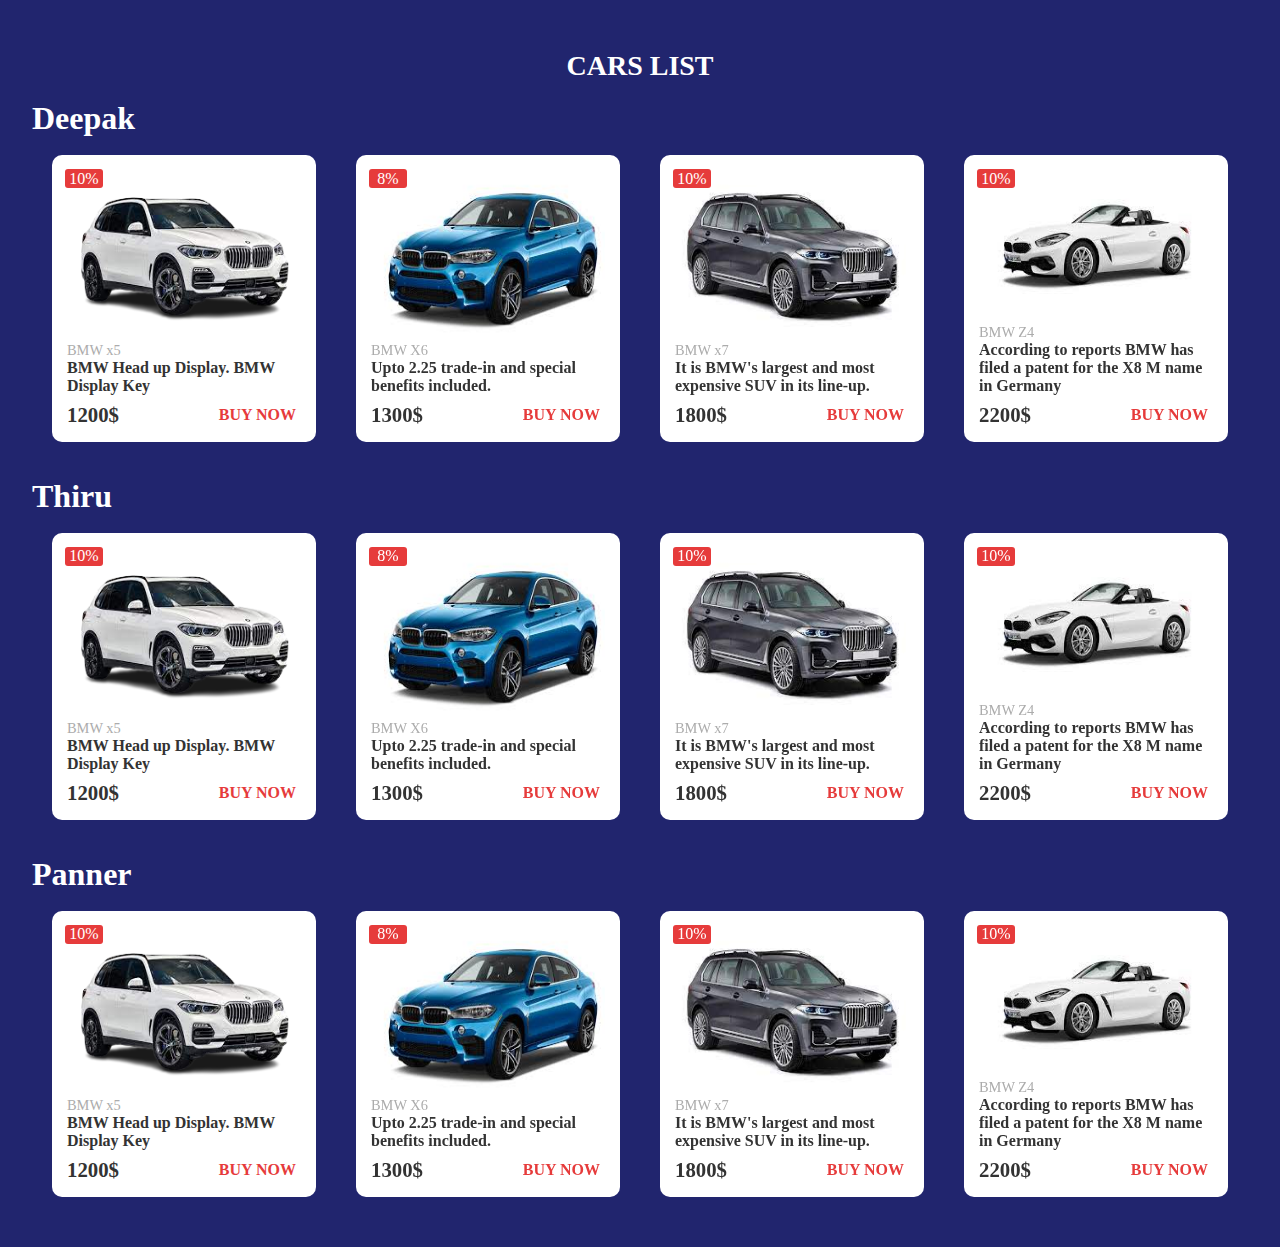
<file: pages/carslist.html>
<!DOCTYPE html>
<html lang="en">

<head>
    <meta charset="UTF-8">
    <meta http-equiv="X-UA-Compatible" content="IE=edge">
    <meta name="viewport" content="width=device-width, initial-scale=1.0">
    <title>CARS LIST</title>
    <link rel="stylesheet" href="./../assets/css/carlist.css">
    <link rel="stylesheet" href="https://cdn.jsdelivr.net/npm/boxicons@latest/css/boxicons.min.css">
    <link rel="stylesheet" href="./../assets/css/glider.min.css" />
</head>

<body>
    <section class="p-slider">
        <h3 class="product-slider-heading">CARS LIST</h3><br>
        <div class="glider-contain">
            <h1>Deepak</h1><br>
            <div class="glider">
                <div class="product-box">
                    <span class="p-discout">10%</span>
                    <div class="p-img-container">
                        <div class="p-img">
                            <a href="#">
                                <img src="./../assets/image/REMO1.png" class="p-img-front" alt="front">
                                <img src="./../assets/image/ROME2.png" class="p-img-back" alt="back">
                            </a>
                        </div>
                    </div>
                    <div class="p-img-text">
                        <div class="product-category">
                            <span>BMW x5</span>
                        </div>
                        <a href="#" class="product-title">
                            BMW Head up Display. BMW Display Key
                        </a>

                        <div class="price-buy">
                            <span class="p-price">1200$</span>
                            <a href="#" class="p-buy-btn">BUY NOW</a>
                        </div>
                    </div>
                </div>

                <div class="product-box">
                    <span class="p-discout">8%</span>
                    <div class="p-img-container">
                        <div class="p-img">
                            <a href="#">
                                <img src="./../assets/image/REMO3.jpeg" class="p-img-front" alt="front">
                                <img src="./../assets/image/REMO4.png" class="p-img-back" alt="back">
                            </a>
                        </div>
                    </div>
                    <div class="p-img-text">
                        <div class="product-category">
                            <span>BMW X6</span>
                        </div>
                        <a href="#" class="product-title">
                            Upto 2.25 trade-in and special benefits included.
                        </a>

                        <div class="price-buy">
                            <span class="p-price">1300$</span>
                            <a href="#" class="p-buy-btn">BUY NOW</a>
                        </div>
                    </div>
                </div>

                <div class="product-box">
                    <span class="p-discout">10%</span>
                    <div class="p-img-container">
                        <div class="p-img">
                            <a href="#">
                                <img src="./../assets/image/REMO5.jpeg" class="p-img-front" alt="front">
                                <img src="./../assets/image/REMO6.png" class="p-img-back" alt="back">
                            </a>
                        </div>
                    </div>
                    <div class="p-img-text">
                        <div class="product-category">
                            <span>BMW x7</span>
                        </div>
                        <a href="#" class="product-title">
                            It is BMW's largest and most expensive SUV in its line-up.
                        </a>

                        <div class="price-buy">
                            <span class="p-price">1800$</span>
                            <a href="#" class="p-buy-btn">BUY NOW</a>
                        </div>
                    </div>
                </div>

                <div class="product-box">
                    <span class="p-discout">10%</span>
                    <div class="p-img-container">
                        <div class="p-img">
                            <a href="#">
                                <img src="./../assets/image/REMO6.jpeg" class="p-img-front" alt="front">
                                <img src="./../assets/image/REMO7.jpeg" class="p-img-back" alt="back">
                            </a>
                        </div>
                    </div>
                    <div class="p-img-text">
                        <div class="product-category">
                            <span>BMW Z4</span>
                        </div>
                        <a href="#" class="product-title">
                            According to reports BMW has filed a patent for the X8 M name in Germany
                        </a>

                        <div class="price-buy">
                            <span class="p-price">2200$</span>
                            <a href="#" class="p-buy-btn">BUY NOW</a>
                        </div>
                    </div>
                </div>

                <div class="product-box">
                    <span class="p-discout">10%</span>
                    <div class="p-img-container">
                        <div class="p-img">
                            <a href="#">
                                <img src="./../assets/image/REMO8.png" class="p-img-front" alt="front">
                                <img src="./../assets/image/REMO9.png" class="p-img-back" alt="back">
                            </a>
                        </div>
                    </div>
                    <div class="p-img-text">
                        <div class="product-category">
                            <span>BMW Z5</span>
                        </div>
                        <a href="#" class="product-title">
                            The BMW X5 is a mid-size luxury crossover SUV produced by BMW
                        </a>

                        <div class="price-buy">
                            <span class="p-price">3000$</span>
                            <a href="#" class="p-buy-btn">BUY NOW</a>
                        </div>
                    </div>
                </div>

                <div class="product-box">
                    <span class="p-discout">10%</span>
                    <div class="p-img-container">
                        <div class="p-img">
                            <a href="#">
                                <img src="./../assets/image/REMO10.png" class="p-img-front" alt="front">
                                <img src="./../assets/image/REMO11.png" class="p-img-back" alt="back">
                            </a>
                        </div>
                    </div>
                    <div class="p-img-text">
                        <div class="product-category">
                            <span>BMW Z6</span>
                        </div>
                        <a href="#" class="product-title">
                            the entry-level X6 costs more than most luxury midsize SUVs.
                        </a>

                        <div class="price-buy">
                            <span class="p-price">61,200$</span>
                            <a href="#" class="p-buy-btn">BUY NOW</a>
                        </div>
                    </div>
                </div>

                <div class="product-box">
                    <span class="p-discout">10%</span>
                    <div class="p-img-container">
                        <div class="p-img">
                            <a href="#">
                                <img src="./../assets/image/REMO12.png" class="p-img-front" alt="front">
                                <img src="./../assets/image/REMO13.png" class="p-img-back" alt="back">
                            </a>
                        </div>
                    </div>
                    <div class="p-img-text">
                        <div class="product-category">
                            <span>BMW 3 Series</span>
                        </div>
                        <a href="#" class="product-title">
                            BMW Head up Display. BMW Display Key
                        </a>

                        <div class="price-buy">
                            <span class="p-price">77,000$</span>
                            <a href="#" class="p-buy-btn">BUY NOW</a>
                        </div>
                    </div>
                </div>

                <div class="product-box">
                    <span class="p-discout">10%</span>
                    <div class="p-img-container">
                        <div class="p-img">
                            <a href="#">
                                <img src="./../assets/image/REMO1.png" class="p-img-front" alt="front">
                                <img src="./../assets/image/ROME2.png" class="p-img-back" alt="back">
                            </a>
                        </div>
                    </div>
                    <div class="p-img-text">
                        <div class="product-category">
                            <span>BMW Z4</span>
                        </div>
                        <a href="#" class="product-title">
                            BMW Head up Display. BMW Display Key
                        </a>

                        <div class="price-buy">
                            <span class="p-price">1200$</span>
                            <a href="#" class="p-buy-btn">BUY NOW</a>
                        </div>
                    </div>
                </div>
            </div>
        </div><br><br>
        <div class="glider-contain">
            <h1>Thiru</h1><br>
            <div class="glider-1">
                <div class="product-box">
                    <span class="p-discout">10%</span>
                    <div class="p-img-container">
                        <div class="p-img">
                            <a href="#">
                                <img src="./../assets/image/REMO1.png" class="p-img-front" alt="front">
                                <img src="./../assets/image/ROME2.png" class="p-img-back" alt="back">
                            </a>
                        </div>
                    </div>
                    <div class="p-img-text">
                        <div class="product-category">
                            <span>BMW x5</span>
                        </div>
                        <a href="#" class="product-title">
                            BMW Head up Display. BMW Display Key
                        </a>

                        <div class="price-buy">
                            <span class="p-price">1200$</span>
                            <a href="#" class="p-buy-btn">BUY NOW</a>
                        </div>
                    </div>
                </div>

                <div class="product-box">
                    <span class="p-discout">8%</span>
                    <div class="p-img-container">
                        <div class="p-img">
                            <a href="#">
                                <img src="./../assets/image/REMO3.jpeg" class="p-img-front" alt="front">
                                <img src="./../assets/image/REMO4.png" class="p-img-back" alt="back">
                            </a>
                        </div>
                    </div>
                    <div class="p-img-text">
                        <div class="product-category">
                            <span>BMW X6</span>
                        </div>
                        <a href="#" class="product-title">
                            Upto 2.25 trade-in and special benefits included.
                        </a>

                        <div class="price-buy">
                            <span class="p-price">1300$</span>
                            <a href="#" class="p-buy-btn">BUY NOW</a>
                        </div>
                    </div>
                </div>

                <div class="product-box">
                    <span class="p-discout">10%</span>
                    <div class="p-img-container">
                        <div class="p-img">
                            <a href="#">
                                <img src="./../assets/image/REMO5.jpeg" class="p-img-front" alt="front">
                                <img src="./../assets/image/REMO6.png" class="p-img-back" alt="back">
                            </a>
                        </div>
                    </div>
                    <div class="p-img-text">
                        <div class="product-category">
                            <span>BMW x7</span>
                        </div>
                        <a href="#" class="product-title">
                            It is BMW's largest and most expensive SUV in its line-up.
                        </a>

                        <div class="price-buy">
                            <span class="p-price">1800$</span>
                            <a href="#" class="p-buy-btn">BUY NOW</a>
                        </div>
                    </div>
                </div>

                <div class="product-box">
                    <span class="p-discout">10%</span>
                    <div class="p-img-container">
                        <div class="p-img">
                            <a href="#">
                                <img src="./../assets/image/REMO6.jpeg" class="p-img-front" alt="front">
                                <img src="./../assets/image/REMO7.jpeg" class="p-img-back" alt="back">
                            </a>
                        </div>
                    </div>
                    <div class="p-img-text">
                        <div class="product-category">
                            <span>BMW Z4</span>
                        </div>
                        <a href="#" class="product-title">
                            According to reports BMW has filed a patent for the X8 M name in Germany
                        </a>

                        <div class="price-buy">
                            <span class="p-price">2200$</span>
                            <a href="#" class="p-buy-btn">BUY NOW</a>
                        </div>
                    </div>
                </div>

                <div class="product-box">
                    <span class="p-discout">10%</span>
                    <div class="p-img-container">
                        <div class="p-img">
                            <a href="#">
                                <img src="./../assets/image/REMO8.png" class="p-img-front" alt="front">
                                <img src="./../assets/image/REMO9.png" class="p-img-back" alt="back">
                            </a>
                        </div>
                    </div>
                    <div class="p-img-text">
                        <div class="product-category">
                            <span>BMW Z5</span>
                        </div>
                        <a href="#" class="product-title">
                            The BMW X5 is a mid-size luxury crossover SUV produced by BMW
                        </a>

                        <div class="price-buy">
                            <span class="p-price">3000$</span>
                            <a href="#" class="p-buy-btn">BUY NOW</a>
                        </div>
                    </div>
                </div>

                <div class="product-box">
                    <span class="p-discout">10%</span>
                    <div class="p-img-container">
                        <div class="p-img">
                            <a href="#">
                                <img src="./../assets/image/REMO10.png" class="p-img-front" alt="front">
                                <img src="./../assets/image/REMO11.png" class="p-img-back" alt="back">
                            </a>
                        </div>
                    </div>
                    <div class="p-img-text">
                        <div class="product-category">
                            <span>BMW Z6</span>
                        </div>
                        <a href="#" class="product-title">
                            the entry-level X6 costs more than most luxury midsize SUVs.
                        </a>

                        <div class="price-buy">
                            <span class="p-price">61,200$</span>
                            <a href="#" class="p-buy-btn">BUY NOW</a>
                        </div>
                    </div>
                </div>

                <div class="product-box">
                    <span class="p-discout">10%</span>
                    <div class="p-img-container">
                        <div class="p-img">
                            <a href="#">
                                <img src="./../assets/image/REMO12.png" class="p-img-front" alt="front">
                                <img src="./../assets/image/REMO13.png" class="p-img-back" alt="back">
                            </a>
                        </div>
                    </div>
                    <div class="p-img-text">
                        <div class="product-category">
                            <span>BMW 3 Series</span>
                        </div>
                        <a href="#" class="product-title">
                            BMW Head up Display. BMW Display Key
                        </a>

                        <div class="price-buy">
                            <span class="p-price">77,000$</span>
                            <a href="#" class="p-buy-btn">BUY NOW</a>
                        </div>
                    </div>
                </div>

                <div class="product-box">
                    <span class="p-discout">10%</span>
                    <div class="p-img-container">
                        <div class="p-img">
                            <a href="#">
                                <img src="./../assets/image/REMO1.png" class="p-img-front" alt="front">
                                <img src="./../assets/image/ROME2.png" class="p-img-back" alt="back">
                            </a>
                        </div>
                    </div>
                    <div class="p-img-text">
                        <div class="product-category">
                            <span>BMW Z4</span>
                        </div>
                        <a href="#" class="product-title">
                            BMW Head up Display. BMW Display Key
                        </a>

                        <div class="price-buy">
                            <span class="p-price">1200$</span>
                            <a href="#" class="p-buy-btn">BUY NOW</a>
                        </div>
                    </div>
                </div>
            </div>
        </div><br><br>
        <div class="glider-contain">
            <h1>Panner</h1><br>
            <div class="glider-2">
                <div class="product-box">
                    <span class="p-discout">10%</span>
                    <div class="p-img-container">
                        <div class="p-img">
                            <a href="#">
                                <img src="./../assets/image/REMO1.png" class="p-img-front" alt="front">
                                <img src="./../assets/image/ROME2.png" class="p-img-back" alt="back">
                            </a>
                        </div>
                    </div>
                    <div class="p-img-text">
                        <div class="product-category">
                            <span>BMW x5</span>
                        </div>
                        <a href="#" class="product-title">
                            BMW Head up Display. BMW Display Key
                        </a>

                        <div class="price-buy">
                            <span class="p-price">1200$</span>
                            <a href="#" class="p-buy-btn">BUY NOW</a>
                        </div>
                    </div>
                </div>

                <div class="product-box">
                    <span class="p-discout">8%</span>
                    <div class="p-img-container">
                        <div class="p-img">
                            <a href="#">
                                <img src="./../assets/image/REMO3.jpeg" class="p-img-front" alt="front">
                                <img src="./../assets/image/REMO4.png" class="p-img-back" alt="back">
                            </a>
                        </div>
                    </div>
                    <div class="p-img-text">
                        <div class="product-category">
                            <span>BMW X6</span>
                        </div>
                        <a href="#" class="product-title">
                            Upto 2.25 trade-in and special benefits included.
                        </a>

                        <div class="price-buy">
                            <span class="p-price">1300$</span>
                            <a href="#" class="p-buy-btn">BUY NOW</a>
                        </div>
                    </div>
                </div>

                <div class="product-box">
                    <span class="p-discout">10%</span>
                    <div class="p-img-container">
                        <div class="p-img">
                            <a href="#">
                                <img src="./../assets/image/REMO5.jpeg" class="p-img-front" alt="front">
                                <img src="./../assets/image/REMO6.png" class="p-img-back" alt="back">
                            </a>
                        </div>
                    </div>
                    <div class="p-img-text">
                        <div class="product-category">
                            <span>BMW x7</span>
                        </div>
                        <a href="#" class="product-title">
                            It is BMW's largest and most expensive SUV in its line-up.
                        </a>

                        <div class="price-buy">
                            <span class="p-price">1800$</span>
                            <a href="#" class="p-buy-btn">BUY NOW</a>
                        </div>
                    </div>
                </div>

                <div class="product-box">
                    <span class="p-discout">10%</span>
                    <div class="p-img-container">
                        <div class="p-img">
                            <a href="#">
                                <img src="./../assets/image/REMO6.jpeg" class="p-img-front" alt="front">
                                <img src="./../assets/image/REMO7.jpeg" class="p-img-back" alt="back">
                            </a>
                        </div>
                    </div>
                    <div class="p-img-text">
                        <div class="product-category">
                            <span>BMW Z4</span>
                        </div>
                        <a href="#" class="product-title">
                            According to reports BMW has filed a patent for the X8 M name in Germany
                        </a>

                        <div class="price-buy">
                            <span class="p-price">2200$</span>
                            <a href="#" class="p-buy-btn">BUY NOW</a>
                        </div>
                    </div>
                </div>

                <div class="product-box">
                    <span class="p-discout">10%</span>
                    <div class="p-img-container">
                        <div class="p-img">
                            <a href="#">
                                <img src="./../assets/image/REMO8.png" class="p-img-front" alt="front">
                                <img src="./../assets/image/REMO9.png" class="p-img-back" alt="back">
                            </a>
                        </div>
                    </div>
                    <div class="p-img-text">
                        <div class="product-category">
                            <span>BMW Z5</span>
                        </div>
                        <a href="#" class="product-title">
                            The BMW X5 is a mid-size luxury crossover SUV produced by BMW
                        </a>

                        <div class="price-buy">
                            <span class="p-price">3000$</span>
                            <a href="#" class="p-buy-btn">BUY NOW</a>
                        </div>
                    </div>
                </div>

                <div class="product-box">
                    <span class="p-discout">10%</span>
                    <div class="p-img-container">
                        <div class="p-img">
                            <a href="#">
                                <img src="./../assets/image/REMO10.png" class="p-img-front" alt="front">
                                <img src="./../assets/image/REMO11.png" class="p-img-back" alt="back">
                            </a>
                        </div>
                    </div>
                    <div class="p-img-text">
                        <div class="product-category">
                            <span>BMW Z6</span>
                        </div>
                        <a href="#" class="product-title">
                            the entry-level X6 costs more than most luxury midsize SUVs.
                        </a>

                        <div class="price-buy">
                            <span class="p-price">61,200$</span>
                            <a href="#" class="p-buy-btn">BUY NOW</a>
                        </div>
                    </div>
                </div>

                <div class="product-box">
                    <span class="p-discout">10%</span>
                    <div class="p-img-container">
                        <div class="p-img">
                            <a href="#">
                                <img src="./../assets/image/REMO12.png" class="p-img-front" alt="front">
                                <img src="./../assets/image/REMO13.png" class="p-img-back" alt="back">
                            </a>
                        </div>
                    </div>
                    <div class="p-img-text">
                        <div class="product-category">
                            <span>BMW 3 Series</span>
                        </div>
                        <a href="#" class="product-title">
                            BMW Head up Display. BMW Display Key
                        </a>

                        <div class="price-buy">
                            <span class="p-price">77,000$</span>
                            <a href="#" class="p-buy-btn">BUY NOW</a>
                        </div>
                    </div>
                </div>

                <div class="product-box">
                    <span class="p-discout">10%</span>
                    <div class="p-img-container">
                        <div class="p-img">
                            <a href="#">
                                <img src="./../assets/image/REMO1.png" class="p-img-front" alt="front">
                                <img src="./../assets/image/ROME2.png" class="p-img-back" alt="back">
                            </a>
                        </div>
                    </div>
                    <div class="p-img-text">
                        <div class="product-category">
                            <span>BMW Z4</span>
                        </div>
                        <a href="#" class="product-title">
                            BMW Head up Display. BMW Display Key
                        </a>

                        <div class="price-buy">
                            <span class="p-price">1200$</span>
                            <a href="#" class="p-buy-btn">BUY NOW</a>
                        </div>
                    </div>
                </div>
            </div>
        </div>
    </section>
    <script src="./../assets/javascript/glider.min.js"></script>
    <script>
        new Glider(document.querySelector('.glider'), {
            slidesToShow: 4,
            slidesToScroll: 4,
            draggable: true,
            arrows: {
                prev: '.glider-prev',
                next: '.glider-next'
            }
        });
        new Glider(document.querySelector('.glider-1'), {
            slidesToShow: 4,
            slidesToScroll: 4,
            draggable: true,
            arrows: {
                prev: '.glider-prev',
                next: '.glider-next'
            }
        });
        new Glider(document.querySelector('.glider-2'), {
            slidesToShow: 4,
            slidesToScroll: 4,
            draggable: true,
            arrows: {
                prev: '.glider-prev',
                next: '.glider-next'
            }
        });
    </script>
</body>

</html>
</file>
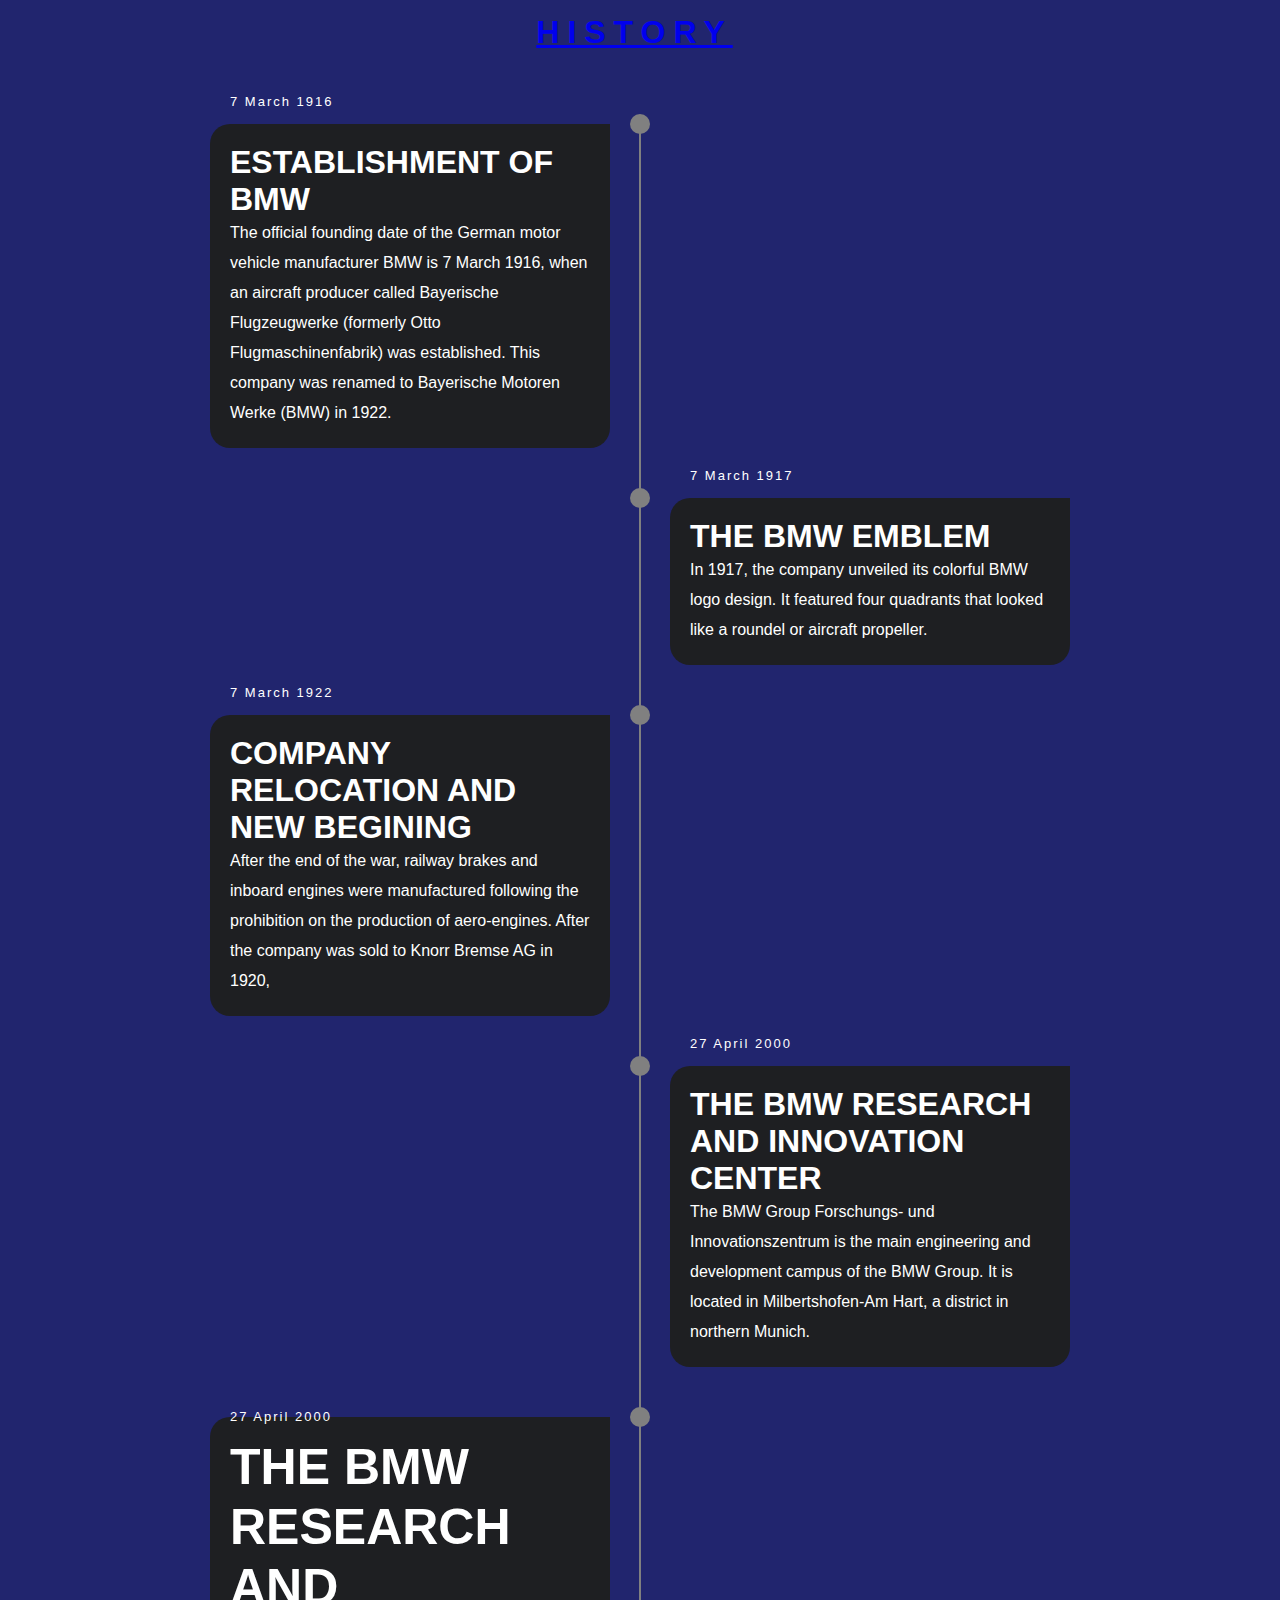
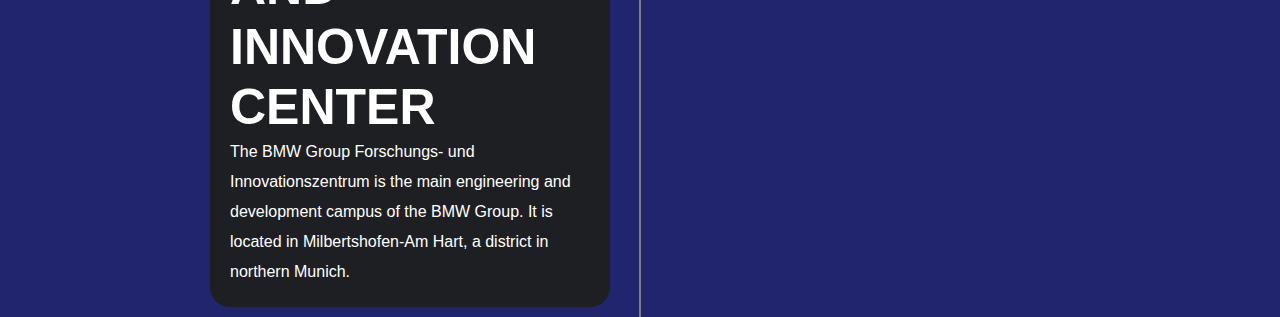
<file: pages/History.html>
<!DOCTYPE html>
<html lang="en">

<head>
    <meta charset="UTF-8">
    <meta name="viewport" content="width=device-width, initial-scale=1.0">
    <link rel="stylesheet" href="../assets/css/history.css">
    <title>HISTORY</title>
</head>

<body>
    <div class="vimal">
        <a href="../index.html"><h1 class="raj">HISTORY</h1></a>
        <div class="container">
            <div class="timeline">
                <ul>
                    <li>
                        <div class="timeline-content">
                            <h2 class="date"> 7 March 1916</h2>
                            <h1>ESTABLISHMENT OF BMW</h1>
                            <p>
                                The official founding date of the German motor vehicle manufacturer BMW is 7 March 1916,
                                when an aircraft producer called Bayerische Flugzeugwerke (formerly Otto
                                Flugmaschinenfabrik)
                                was established. This company was renamed to Bayerische Motoren Werke (BMW) in 1922.
                            </p>
                        </div>
                    </li>
                    <li>
                        <div class="timeline-content">
                            <h2 class="date"> 7 March 1917</h2>
                            <h1>THE BMW EMBLEM</h1>
                            <p>
                                In 1917, the company unveiled its colorful BMW logo design. It featured four quadrants
                                that
                                looked like a roundel or aircraft propeller.
                            </p>
                        </div>
                    </li>
                    <li>
                        <div class="timeline-content">
                            <h2 class="date"> 7 March 1922</h2>
                            <h1>COMPANY RELOCATION AND NEW BEGINING</h1>
                            <p>
                                After the end of the war, railway brakes and inboard engines were manufactured following
                                the prohibition on the production of aero-engines. After the company was sold to Knorr
                                Bremse
                                AG in 1920,
                            </p>
                        </div>
                    </li>
                    <li>
                        <div class="timeline-content">
                            <h2 class="date"> 27 April 2000</h2>
                            <h1>THE BMW RESEARCH AND INNOVATION CENTER</h1>
                            <p>
                                The BMW Group Forschungs- und Innovationszentrum is the main engineering and development
                                campus
                                of the BMW Group. It is located in Milbertshofen-Am Hart, a district in northern Munich.
                            </p>
                        </div>
                    </li>
                    <li>
                        <div class="timeline-content">
                            <h2 class="date"> 27 April 2000</h2>
                            <h1>THE BMW RESEARCH AND INNOVATION CENTER</h1>
                            <p>
                                The BMW Group Forschungs- und Innovationszentrum is the main engineering and development
                                campus
                                of the BMW Group. It is located in Milbertshofen-Am Hart, a district in northern Munich.
                            </p>
                        </div>
                    </li>
                </ul>
            </div>
        </div>
    </div>

</body>

</html>
</file>
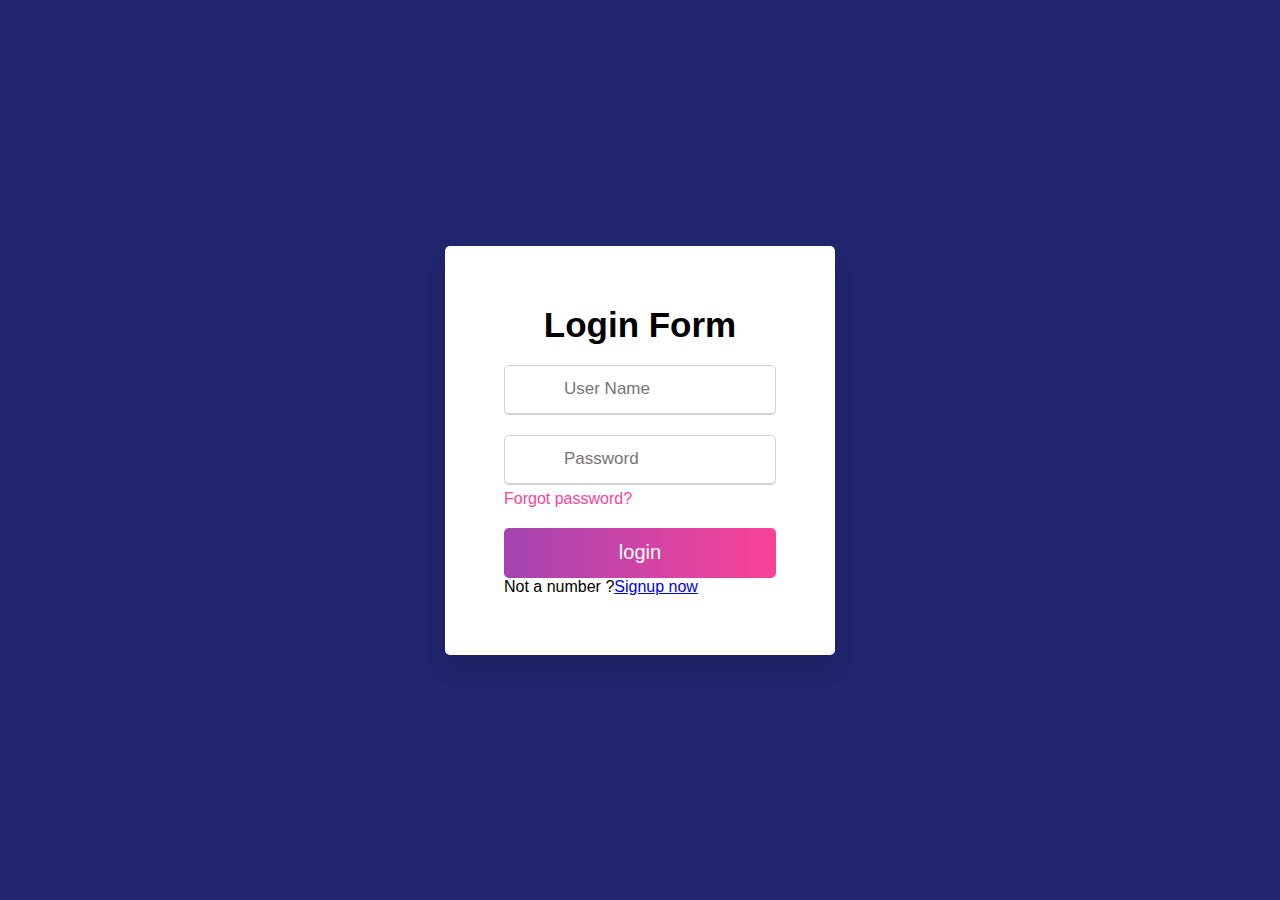
<file: pages/login.html>
<!DOCTYPE html>
<html lang="en">

<head>
    <meta charset="UTF-8">
    <meta http-equiv="X-UA-Compatible" content="IE=edge">
    <meta name="viewport" content="width=device-width, initial-scale=1.0">
    <title>Document</title>
    <link rel="stylesheet" type="text/css" href="../assets/css/login.css">
</head>

<body>
    <div class="wrapper">
        <div class="title-text">
            <div class="title">Login Form</div>

        </div>
        <div class="form-container">
                <div class="slide-tab">
            </div>
            <div class="form-inner">
                <form action="#" id="sign" class="Login" onsubmit= "SubmitHandler(event)">
                    <div class="field">
                        <input type="text" id="user" placeholder="User Name" required>
                    </div>
                    <div class="field">
                        <input type="Password" id="password" placeholder="Password" required>
                    </div>
                    <div class="pass-link"><a href="#">Forgot password?</a></div>
                    <div class="field">
                      <input type="submit" value="login">
                    </div>
                    <div class="signup">Not a number ?<a href="sign.html">Signup now</a></div>
                </form>
            </div>
        </div>
    </div>
  <script src="../assets/java/login.js"></script>
</body>

</html>
</file>
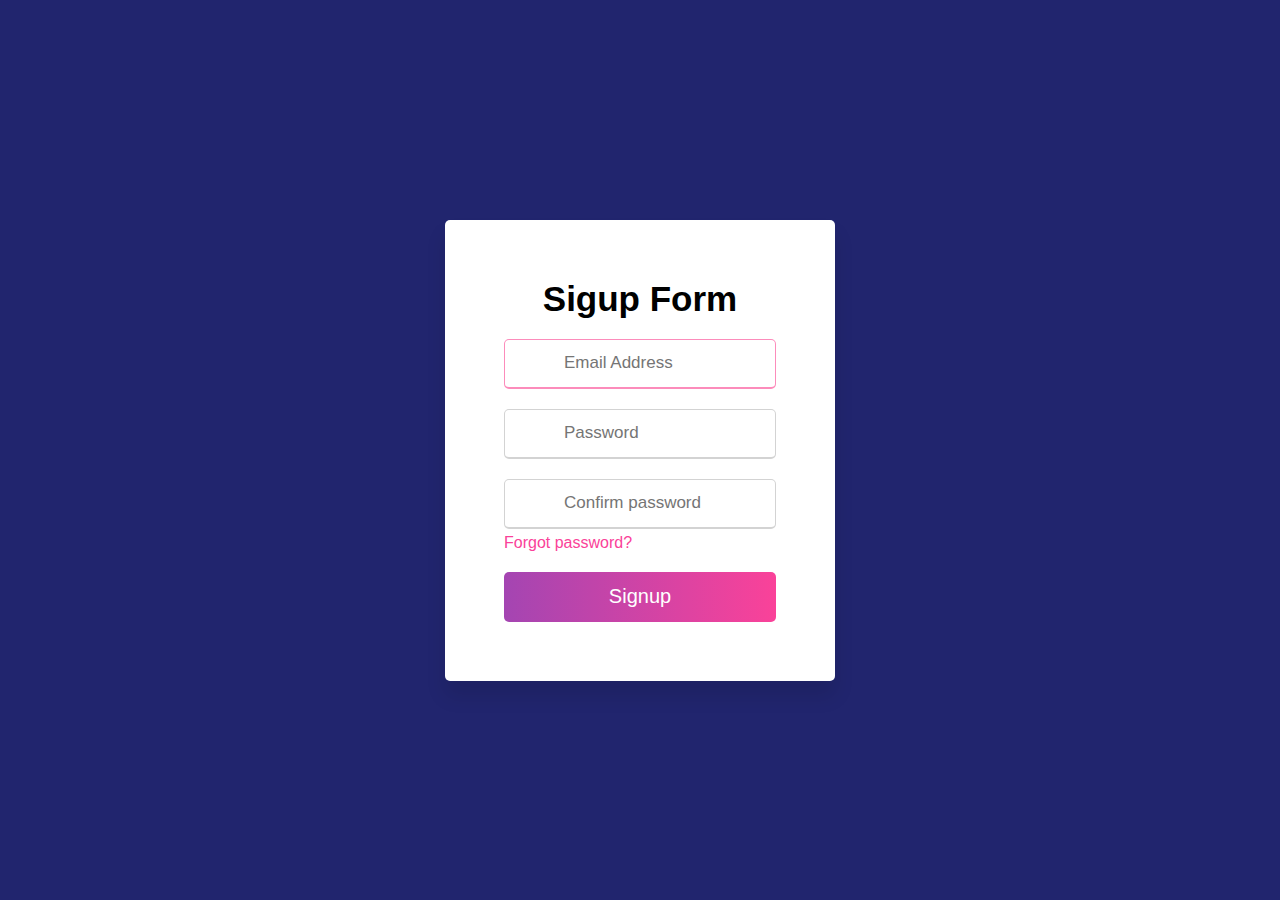
<file: pages/sign.html>
<!DOCTYPE html>
<html lang="en">
<head>
    <meta charset="UTF-8">
    <meta http-equiv="X-UA-Compatible" content="IE=edge">
    <meta name="viewport" content="width=device-width, initial-scale=1.0">
    <title>Sign up</title>
    <link rel="stylesheet" href="./../assets/css/sign.css">
    <script></script>
</head>
<body>
    <div class="wrapper">
        <div class="title-text">
            <div class="title">Sigup Form</div>
        </div>
        <div class="form-container">
                <div class="slide-tab">
            </div>
            <div class="form-inner">
                <form action="#" id="registrationform" class="Signup"  onsubmit= registeruser(event)>
                    <div class="field">
                        <input type="email" id="email"  placeholder="Email Address"  autofocus required>
                    </div>
                    <div class="field">
                        <input type="password" id="password" placeholder="Password" required>
                    </div>
                    <div class="field">
                        <input type="password" id="cpassword" placeholder="Confirm password" required>
                    </div>
                    <div class="pass-link"><a href="#">Forgot password?</a></div>
                    <div class="field">
                        <input type="submit" value="Signup">
                    </div>
                </form>
            <script src="../assets/javascript/sign.js"></script>
</body>
</html>
</file>
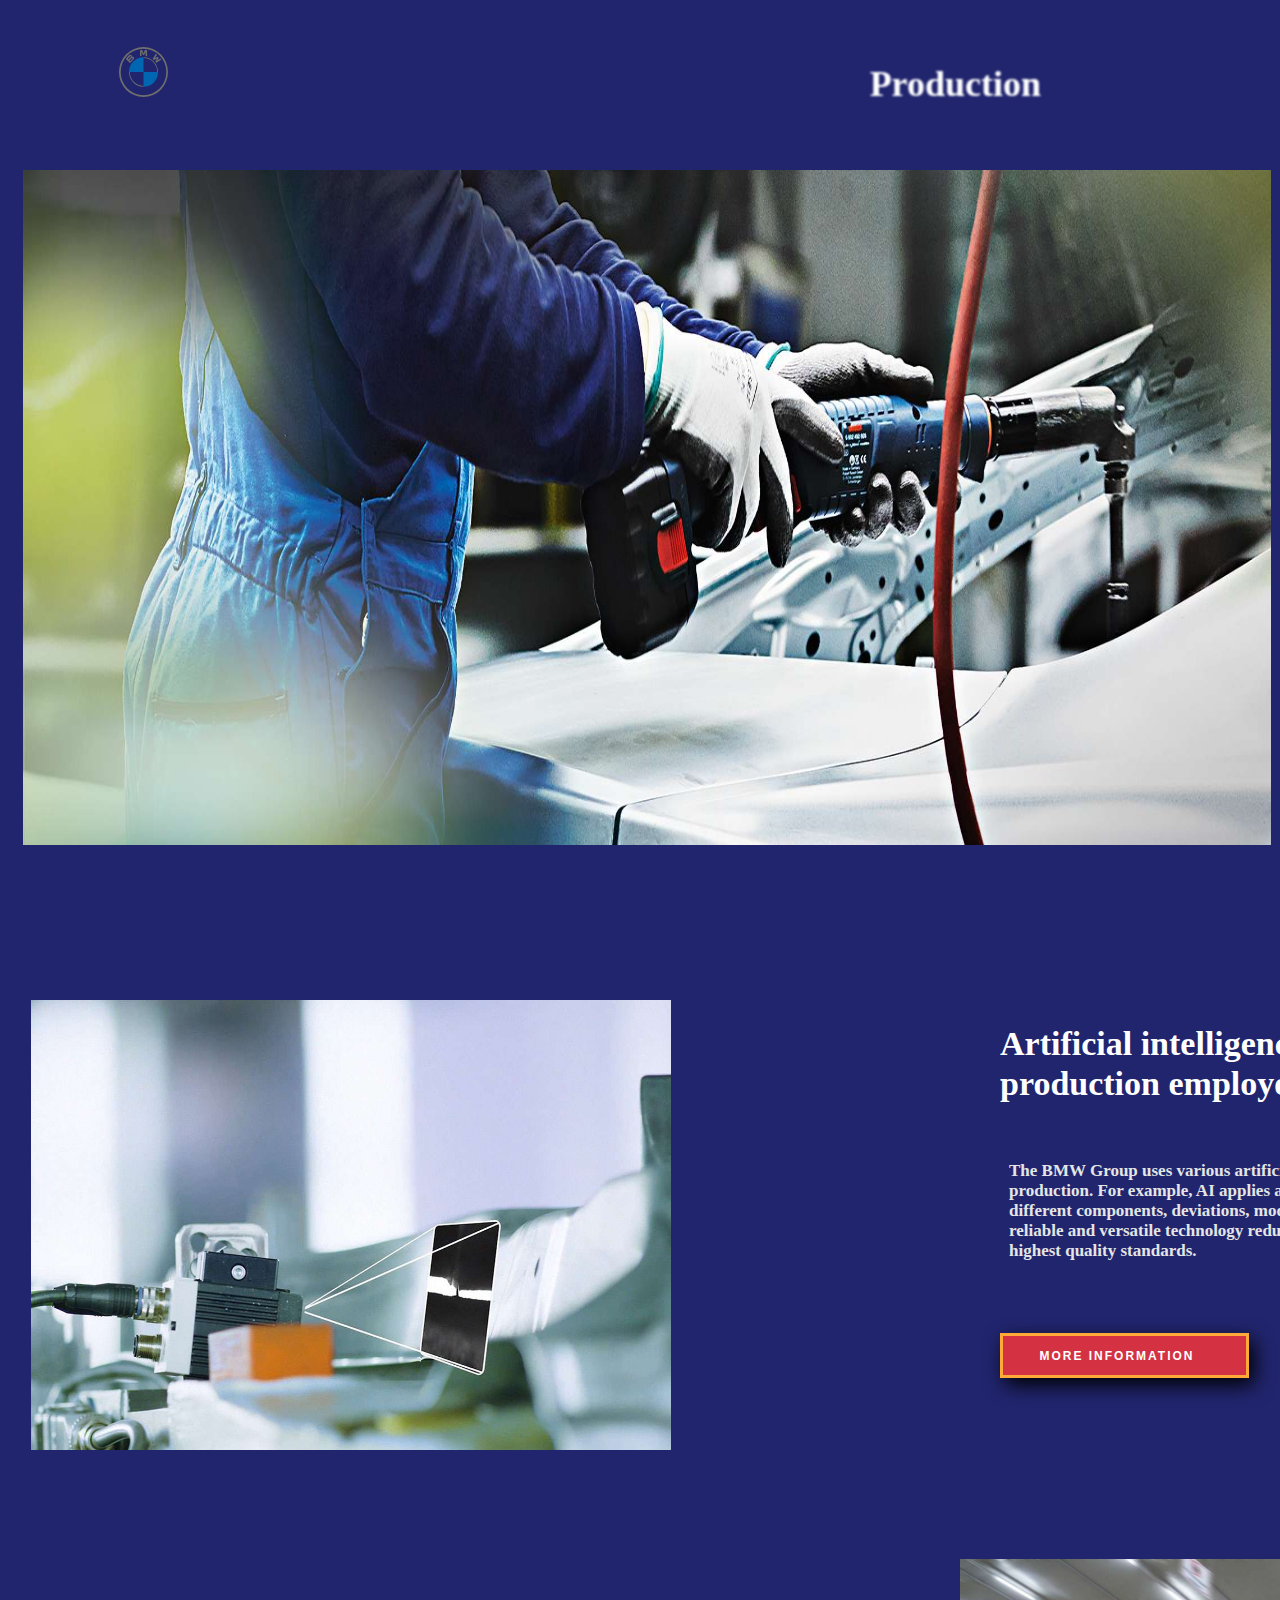
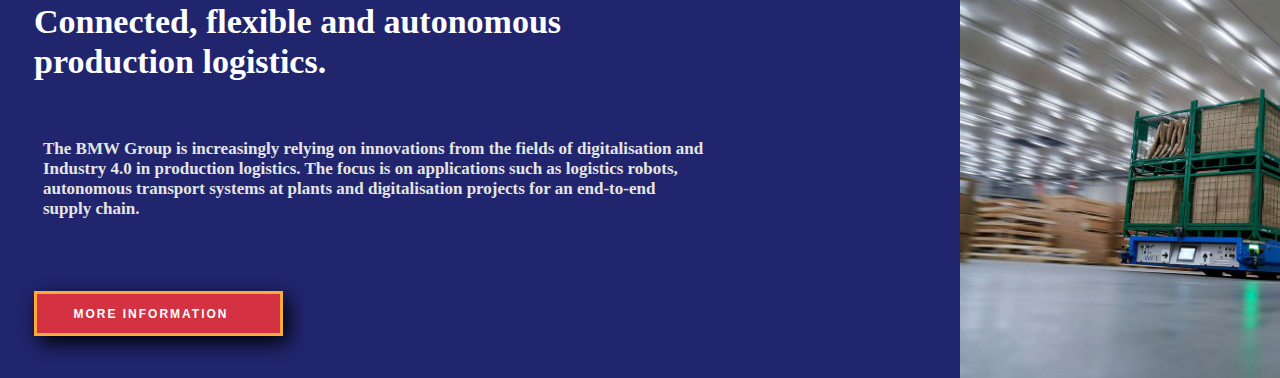
<file: pages/Teach.html>
<!DOCTYPE html>
<html lang="en">

<head>
  <meta charset="UTF-8">
  <meta http-equiv="X-UA-Compatible" content="IE=edge">
  <meta name="viewport" content="width=device-width, initial-scale=1.0">
  <link rel="stylesheet" type="text/css" href="../assets/css/tech.css">

  <link rel="preconnect" href="https://fonts.googleapis.com">
  <link rel="preconnect" href="https://fonts.gstatic.com" crossorigin>
  <link
    href="https://fonts.googleapis.com/css2?family=Montserrat:ital,wght@0,100;0,200;0,300;0,400;1,100;1,200;1,300;1,400&family=Roboto:wght@100&display=swap"
    rel="stylesheet">
  <title>Document</title>
</head>

<body>
  <div>
    <div class="nav1">
      <img src="../assets/image/Logo_BMW.svg" alt="">
      <h1>Production</h1>
    </div>
    <img src="../assets/image/bmw.12.jpg" alt="" class="image1">
    <div class="tag-1">
      <div class="have-tag">
        <img src="../assets/image/1280x854.jpg" alt="" class="have-tag1">
        <p class="art">Artificial intelligence reduces strain on production employees.<br><br>
          <span class="art1"> The BMW Group uses various artificial intelligence (AI) applications
            in ongoing standard production. For example, AI applies automated
            image recognition processes to evaluate different components,
            deviations, model inscriptions and number plates in real time.
            This reliable and versatile
            technology reduces the strain on employees and helps
            guarantee the highest quality standards.</span>
        </p>
        <button class="discover-btn">
          <a href="">MORE INFORMATION</a><span><em class="fa fa-arrow-circle-o-right"></em></span>
        </button>
      </div>
      <div class="have-tag2">
        <img src="./../assets/image/1280x854_P90.jpg" alt="" class="have-tag02">
        <p class="art2">
          Connected, flexible and autonomous
          production logistics.<br><br>
          <span class="art3">
            The BMW Group is increasingly relying on innovations from the
            fields of digitalisation and Industry 4.0 in production logistics.
            The focus is on applications such as logistics robots, autonomous
            transport systems at plants and digitalisation projects for an end-to-end supply chain.
          </span>
        </p>
        <button class="discover-btn01">
          <a href="">MORE INFORMATION</a><span><em class="fa fa-arrow-circle-o-right"></em></span>
        </button>
      </div>
    </div>
  </div>
</body>

</html>
</file>
<file: assets/css/carlist.css>
@import url('https://fonts.googleapis.com/css2?family=Montserrat:ital,wght@0,100;0,200;0,300;0,400;1,100;1,200;1,300;1,400&family=Poppins:wght@100;200;400;600;700;900&family=Roboto:wght@100&display=swap');
*{
    margin: 0px;
    padding: 0px;
    box-sizing: border-box;
    font-family: "open sans" 'sans-serif';
}
a{
    text-decoration: none;
}

body{
    margin: 0px;
    padding: 0px;
    background-color: #21256e;
}

.p-slider{
    display: flex;
    flex-direction: column;
    justify-content: center;
    align-items: center;
    margin: 50px auto;
    width: 95%;

}

.product-slider-heading{
    font-size: 28px;
    text-transform: uppercase;
    color: #fff;
    text-align: center;
    margin: 0px;
}

.product-box{
    display: flex;
    flex-direction: column;
    width: 300px;
    padding: 15px;
    border: 1px soild rgba(0,0,0,0.8);
    border-radius: 10px;
    margin: 0px 20px;
    background-color: #fff;
    position: relative;
    
}

.p-img-container{
    width: 100%;
    height: 100%;
    display: flex;
    overflow: hidden;
}

.p-img a,.p-img{
    width: 100%;
    height: 300;
    display: flex;
}

.p-imgm a img{
    width: 100%;
    height: 100%;
    object-position: center;
    object-fit: contain;
    animation: fade 0.6s;
}

.p-img-back{
    display: none;
}

.p-img-container:hover .p-img-back{
    display: block;
}

.p-img-container:hover .p-img-front{
    display: none;
}

@keyframes fade{
     0%{
         opacity: 0;
     }
     100%{
         opacity: 1;
     }
}


.p-box-text{
    margin-top: 5px;
    width: 100%;
}
.product-box{
    display: flex;
    justify-content: center;
    align-items: center;
    flex-wrap: nowrap;

}

.product-category span{
    color: #acacac;
    font-size: 0.9rem;
    margin: 5px 0px;
}

.product-title{
    color: #333333;
    font-weight: 600;
    text-decoration: none;
    transition: all ease 0.3s;
}

.product-title:hover{
    color: #111111;
    opacity: 0.7;
    transition: all ease 0.3s;
}

.price-buy{
    display: flex;
    justify-content: space-between;
    align-items: center;
    margin-top: 8px;
}

.price-buy .p-price{
    font-size: 1.3rem;
    color: #333333;
    font-weight: 700;
}

.price-buy .p-buy-btn{
    color: #e63b3b;
    margin: 0px 5px;
    font-weight: 600;
}

.price-buy .p-buy-btn:hover{
    text-decoration: underline;
}

.p-discout{
    position: absolute;
    left: 13px;
    top:14px;
    width: 38px;
    height: 19px;
    border-radius: 3px;
    color: #ffffff;
    background-color: #e63b3b;
    display: flex;
    justify-content: center;
    align-items: center;
}

.slider-btns{
    display: flex;
    justify-content: flex-end;
    width: 100%;
    margin: 30px auto 10px auto;
    padding: opx 10px;
}

.slider-btns button{
    position: static !important;
    transform: translate(0,0);
    background-color: #f3f3f3;
    width: 80px;
    height: 35px;
    display: flex;
    justify-content: center;
    align-items: center;
    margin-right: 10px;
    border: 1px solid #cfcfcf;
    border-radius: 4px;
}

.slider-btns-1{
    display: flex;
    justify-content: flex-end;
    width: 100%;
    margin: 30px auto 10px auto;
    padding: opx 10px;
}

.slider-btns-1 button{
    position: static !important;
    transform: translate(0,0);
    background-color: #f3f3f3;
    width: 80px;
    height: 35px;
    display: flex;
    justify-content: center;
    align-items: center;
    margin-right: 10px;
    border: 1px solid #cfcfcf;
    border-radius: 4px;
}
 
h1{
    color: #fff;
}

/* .slider-btns button span{
    font-weight: bold;
    padding: block;
    position: relative;
    text-decoration: none;
}

.slider-btns button span::before,
.slider-btns button span::after{
    border-radius: 2px solid;
    display: block;
    height: 8px;
    margin-top: -6px;
    position: absolute;
    transition: rotate(135deg);
    right: 10px;
    top: 50%;
    width: 0;
    content: '';
}

.slider-btns button span::after{
    margin: -1px;
    transition: rotate(45deg);
}
.slider-btns .gliter-prev span{
    transform: rotate(-180deg);

} */
</file>
<file: assets/css/history.css>
@import url('http://fonts.googleapis .com/css2?family=Montserrat:wght@300;400;500;600;700;800;900;display=swap');
*{
    margin: 0;
    padding: 0;
    box-sizing: border-box;
}
html{
    font-family: 'montserrat',sans-serif;
    color: #fff;
}
body{
    width: 100%;
    height: 100vh;
    background-color: #21256e;
}
.vimal{
    width: 100%;
    height: 100%;

}
 .raj{
    text-align: center;
    font-weight: bold;
    letter-spacing: 8px;
    padding: 14px 15px 73px 4px;

}
.hero{
    color: #fff;
}
.container{
    min-height: 100vh;
    width: 100%;
    display: flex;
    align-items: center;
    justify-content: center;
    background-color: #21256e;
}
.timeline{
    width: 80%;
    height: auto;
    max-width: 800px;
    margin: 0 auto;
    position: relative;
}
.timeline ul{
    list-style: none;
}
.timeline ul li{
    padding: 20px;
    background-color: #1e1f22;
    color: #fff;
    border-radius: 10px;
    margin-bottom: 20px;
}

.timeline ul li:last-child{
    font-size: 25px;
    font-weight: 500;
    line-height: 60px;
    margin-bottom: 10px;
}
.timeline-content p{
    font-size: 16px;
    line-height: 30px;
    font-weight: 300;
}

.timeline-content .date{
    font-size: 13px;
    font-weight: 300;
    margin-bottom: 10px;
    letter-spacing: 2px;
}
@media only screen and (min-width: 768px) {
    .timeline::before{
        content:'';
        position: absolute;
        height: 100%;
        width: 2px;
        left: 50%;
        transform: translate(-50%);
        background-color: gray;
    }
    .timeline ul li {
        width: 50%;
        margin-bottom: 50px;
        position: relative;
    }
    .timeline ul li:nth-child(odd){
        float: left;
        clear: right;
        transform: translate(-30px);
        border-radius: 20px 0px 20px 20px;
    }
    .timeline ul li:nth-child(even){
         float: right;
         clear: left;
         transform: translate(30px);
         border-radius: 20px 0px 20px 20px;
    }
    .timeline ul li::after {
        content: '';
        position: absolute;
        height: 20px;
        width: 20px;
        background-color: gray;
        border-radius: 50%;
        top: 0;
    }
    .timeline ul li:nth-child(odd)::after {
        transform: translate(50%, -50%);
        right: -30px;
    }
    .timeline ul li:nth-child(even)::after {
        transform: translate(-50%, -50%);
        left: -30px;
    }
    .timeline ul li:hover:after {
         background-color: aqua ;
    }
   .timeline-content .date{
       position: absolute;
       top:-30px
   }
}
</file>
<file: assets/css/login.css>
@import url('https://fonts.googleapis.com/css2?family=Roboto:wght@100&display=swap');
*{
    margin: 0;
    padding: 0;
    box-sizing: border-box;
    font-family: 'poppins', sans-serif;
}
html ,body{
    display: grid;
    height: 100%;
    width: 100%;
    place-items: center;
    background: #21256e;
}

.wrapper{
    /* overflow: hidden; */
    max-width: 390px;
    background: #fff;
    box-shadow: 0px 15px 20px rgba(0,0,0,0.1);
    padding: 59px 59px 59px 59px;
    border-radius: 5px; 
}

.wrapper .title-text{
    display: flex;
    width: 200%;
}

.wrapper .title-text .title{
     width: 50%;
     font-size: 35px;
     font-weight: 600;
     text-align: center;
}

.wrapper .form-container{
    width: 100%;
    /* overflow: hidden; */
}

.overflow-hidden{
    overflow: hidden;
}
.form-container .slide-controls{
    position: relative;
    display: flex;
    height: 50px;
    width: 100%;
    /* overflow: hidden; */
    border-radius: 5px;
    margin: 30px 0px 10px 0px;
    justify-content: space-between;
    border:1px solid lightgray
}

.slide-controls .slide{
    height: 100%;
    width: 100%;
    z-index: 1;
    color: #fff;
    font-size: 18px;
    font-weight: 500;
    text-align: center;
    line-height: 48px;
    cursor: pointer;
    transition: all 0.06s ease;
}

.slide-controls .Signup{
    color: #000;
}

/* .slide-controls .slide-tab{
    position: absolute;
    height: 100%;
    width: 100%;
    /* left: 0;
    z-index: 0; */
    border-radius: 5px;
    transition: all 0.6s cubic-bezier(0.68,-0.55,0.265,1.55);
    background: -webkit-linear-gradient(left, #a445b2, #fa4299);
} */

input[type="radio"]{
    display: none;
}
#signup:checked ~ .slide-tab{
    left: 50%;
}

#signup:checked ~ .Signup{
    color: #fff;
}
#signup:checked ~ .login{
    color: #000;
}
.form-container .form-inner{
    display: flex;
    width: 200%;
}

.form-container .form-inner form{
    width: 50%;
}

.form-container .form-inner form .field{
        height: 50px;
        width: 100%;
        margin-top: 20px;
}

.form-inner form .field input{
        height: 100%;
        width: 100%;
        outline: none;
        padding-left: 59px;
        font-size: 17px;
        border-radius: 5px;
        border:1px solid lightgray;
        border-bottom-width: 2px;
        transition: all 0.4s  ~ ease;
}

.form-inner form .field input:focus{
    border-color:#fc8cbb;

}
.form-inner form .pass-link{
    margin-top:5px
}

.form-inner form .pass-link a,
.form-inner form .signup-link a{
    color: #fa4299;
    text-decoration: none;
}

.form-inner form .signup-link{
    text-align: center;
    margin-top: 30px;
}
.form-inner form .pass-link a:hover,
.form-inner form .signup-link a:hover{
    text-decoration: underline;
} 

form .field input[type="submit"]{
    color: #fff;
    font-weight: 500;
    font-size: 20px;
    padding-left: 0px;
    border: none;
    cursor: pointer;
    background: -webkit-linear-gradient(left, #a445b2, #fa4299)
}
</file>
<file: assets/css/sign.css>
@import url('https://fonts.googleapis.com/css2?family=Roboto:wght@100&display=swap');
*{
    margin: 0;
    padding: 0;
    box-sizing: border-box;
    font-family: 'poppins', sans-serif;
}
html ,body{
    display: grid;
    height: 100%;
    width: 100%;
    place-items: center;
    background: #21256e;
}

.wrapper{
    /* overflow: hidden; */
    max-width: 390px;
    background: #fff;
    box-shadow: 0px 15px 20px rgba(0,0,0,0.1);
    padding: 59px 59px 59px 59px;
    border-radius: 5px; 
}

.wrapper .title-text{
    display: flex;
    width: 200%;
}

.wrapper .title-text .title{
     width: 50%;
     font-size: 35px;
     font-weight: 600;
     text-align: center;
}

.wrapper .form-container{
    width: 100%;
    /* overflow: hidden; */
}

.overflow-hidden{
    overflow: hidden;
}
.form-container .slide-controls{
    position: relative;
    display: flex;
    height: 50px;
    width: 100%;
    /* overflow: hidden; */
    border-radius: 5px;
    margin: 30px 0px 10px 0px;
    justify-content: space-between;
    border:1px solid lightgray
}

.slide-controls .slide{
    height: 100%;
    width: 100%;
    z-index: 1;
    color: #fff;
    font-size: 18px;
    font-weight: 500;
    text-align: center;
    line-height: 48px;
    cursor: pointer;
    transition: all 0.06s ease;
}

.slide-controls .Signup{
    color: #000;
}

/* .slide-controls .slide-tab{
    position: absolute;
    height: 100%;
    width: 100%;
    /* left: 0;
    z-index: 0; */
    border-radius: 5px;
    transition: all 0.6s cubic-bezier(0.68,-0.55,0.265,1.55);
    background: -webkit-linear-gradient(left, #a445b2, #fa4299);
} */

input[type="radio"]{
    display: none;
}
#signup:checked ~ .slide-tab{
    left: 50%;
}

#signup:checked ~ .Signup{
    color: #fff;
}
#signup:checked ~ .login{
    color: #000;
}
.form-container .form-inner{
    display: flex;
    width: 200%;
}

.form-container .form-inner form{
    width: 50%;
}

.form-container .form-inner form .field{
        height: 50px;
        width: 100%;
        margin-top: 20px;
}

.form-inner form .field input{
        height: 100%;
        width: 100%;
        outline: none;
        padding-left: 59px;
        font-size: 17px;
        border-radius: 5px;
        border:1px solid lightgray;
        border-bottom-width: 2px;
        transition: all 0.4s  ~ ease;
}

.form-inner form .field input:focus{
    border-color:#fc8cbb;

}
.form-inner form .pass-link{
    margin-top:5px
}

.form-inner form .pass-link a,
.form-inner form .signup-link a{
    color: #fa4299;
    text-decoration: none;
}

.form-inner form .signup-link{
    text-align: center;
    margin-top: 30px;
}
.form-inner form .pass-link a:hover,
.form-inner form .signup-link a:hover{
    text-decoration: underline;
} 

form .field input[type="submit"]{
    color: #fff;
    font-weight: 500;
    font-size: 20px;
    padding-left: 0px;
    border: none;
    cursor: pointer;
    background: -webkit-linear-gradient(left, #a445b2, #fa4299)
}
</file>
<file: assets/css/tech.css>
*{
    margin: 0;
    padding: 0;
    box-sizing: border-box;
}

body{
    background-color: #21256e;
}

.nav1{
    position: absolute;
    left: 5.44%;
    right: 90.66%;
    top: 5.27%;
    bottom: 94.49%;
}

h1{
    position: absolute;
    width: 194px;
    height: 36px;
    left: 800px;
    top: 19px;
    font-style: normal;
    font-weight: bold;
    font-size: 36px;
    line-height: 36px;
    color: #FFFFFF;
    filter: blur(1px);
}

.image1{
    position: absolute;
    width: 97.5%;
    height: 75%;
    left: 23px;
    top: 170px;
}

.have-tag1{
    position: absolute;
    width: 50%;
    height: 50%;
    left: 31px;
    top: 1000px;
}

.art{
    position: absolute;
    width: 648px;
    height: 217px;
    left: 1000px;
    top: 1024px;
   font-style: normal;
   font-weight: bold;
   font-size: 34px;
   line-height: 40px;
   color: #fff;

}

.art1{
    position: absolute;
    width: 664px;
    height: 40px;
    left: 9px;
    top: 137px;
    font-style: normal;
    font-weight: bold;
    font-size: 17px;
    line-height: 20px;
    color: #E5E5E5;

    
}

.discover-btn{
    position: absolute;
    width: 249px;
    height: 45px;
    left: 1000px;
    top: 1333px;
    cursor: pointer;
    border: 3px solid #ffa938;
    background-color: #d43242;  
    box-shadow: 5px 7px 20px #000;
    outline: none;
    transition: 0.5s all ease;
    
}

.discover-btn a{
    color: #fff;
    letter-spacing: 2px;
    font-size: 12px;
    font-weight: bold;
    margin-right: 15px;
    text-transform: capitalize;
    text-decoration: none;
    
}

.have-tag02{
    position: absolute;
    width: 46.5%;
    height: 46.5%;
    left: 960px;
    top: 1559px;
    font-size: 17px;
}

.art2{
    position: absolute;
    width: 689px;
    height: 80px;
    left: 34px;
    top: 1602px;
    font-style: normal;
    font-weight: bold;
    font-size: 34px;
    color: #fff;
    line-height: 40px;
}

.art3{
    position: absolute;
    width: 664px;
    height: 40px;
    left: 9px;
    top: 137px;
    font-style: normal;
    font-weight: bold;
    font-size: 17px;
    line-height: 20px;
    color: #E5E5E5;

}

.discover-btn01 {
    position: absolute;
    width: 249px;
    height: 45px;
    left: 34px;
    top: 1891px;
    cursor: pointer;
    border: 3px solid #ffa938;
    background-color: #d43242;  
    box-shadow: 5px 7px 20px #000;
    outline: none;
    transition: 0.5s all ease;
}

.discover-btn01 a{
    color: #fff;
    letter-spacing: 2px;
    font-size: 12px;
    font-weight: bold;
    margin-right: 15px;
    text-transform: capitalize;
    text-decoration: none;
}
</file>
<file: assets/css/glider.min.css>
.glider,.glider-contain{margin:0 auto;position:relative}.glider,.glider-track{transform:translateZ(0)}.glider-dot,.glider-next,.glider-prev{border:0;padding:0;user-select:none;outline:0}.glider-contain{width:100%}.glider{overflow-y:hidden;-webkit-overflow-scrolling:touch;-ms-overflow-style:none}.glider-track{width:100%;margin:0;padding:0;display:flex;z-index:1}.glider.draggable{user-select:none;cursor:-webkit-grab;cursor:grab}.glider.draggable .glider-slide img{user-select:none;pointer-events:none}.glider.drag{cursor:-webkit-grabbing;cursor:grabbing}.glider-slide{user-select:none;justify-content:center;align-content:center;width:100%;min-width:150px}.glider-slide img{max-width:100%}.glider::-webkit-scrollbar{opacity:0;height:0}.glider-next,.glider-prev{position:absolute;background:0 0;z-index:2;font-size:40px;text-decoration:none;left:-23px;top:30%;cursor:pointer;color:#666;opacity:1;line-height:1;transition:opacity .5s cubic-bezier(.17,.67,.83,.67),color .5s cubic-bezier(.17,.67,.83,.67)}.glider-next:focus,.glider-next:hover,.glider-prev:focus,.glider-prev:hover{color:#ccc}.glider-next{right:-23px;left:auto}.glider-next.disabled,.glider-prev.disabled{opacity:.25;color:#666;cursor:default}.glider-hide{opacity:0}.glider-dots{user-select:none;display:flex;flex-wrap:wrap;justify-content:center;margin:0 auto;padding:0}.glider-dot{display:block;cursor:pointer;color:#ccc;border-radius:999px;background:#ccc;width:12px;height:12px;margin:7px}.glider-dot:focus,.glider-dot:hover{background:#ddd}.glider-dot.active{background:#a89cc8}@media(max-width:36em){.glider::-webkit-scrollbar{opacity:1;-webkit-appearance:none;width:7px;height:3px}.glider::-webkit-scrollbar-thumb{opacity:1;border-radius:99px;background-color:rgba(156,156,156,.25);-webkit-box-shadow:0 0 1px rgba(255,255,255,.25);box-shadow:0 0 1px rgba(255,255,255,.25)}}
</file>
